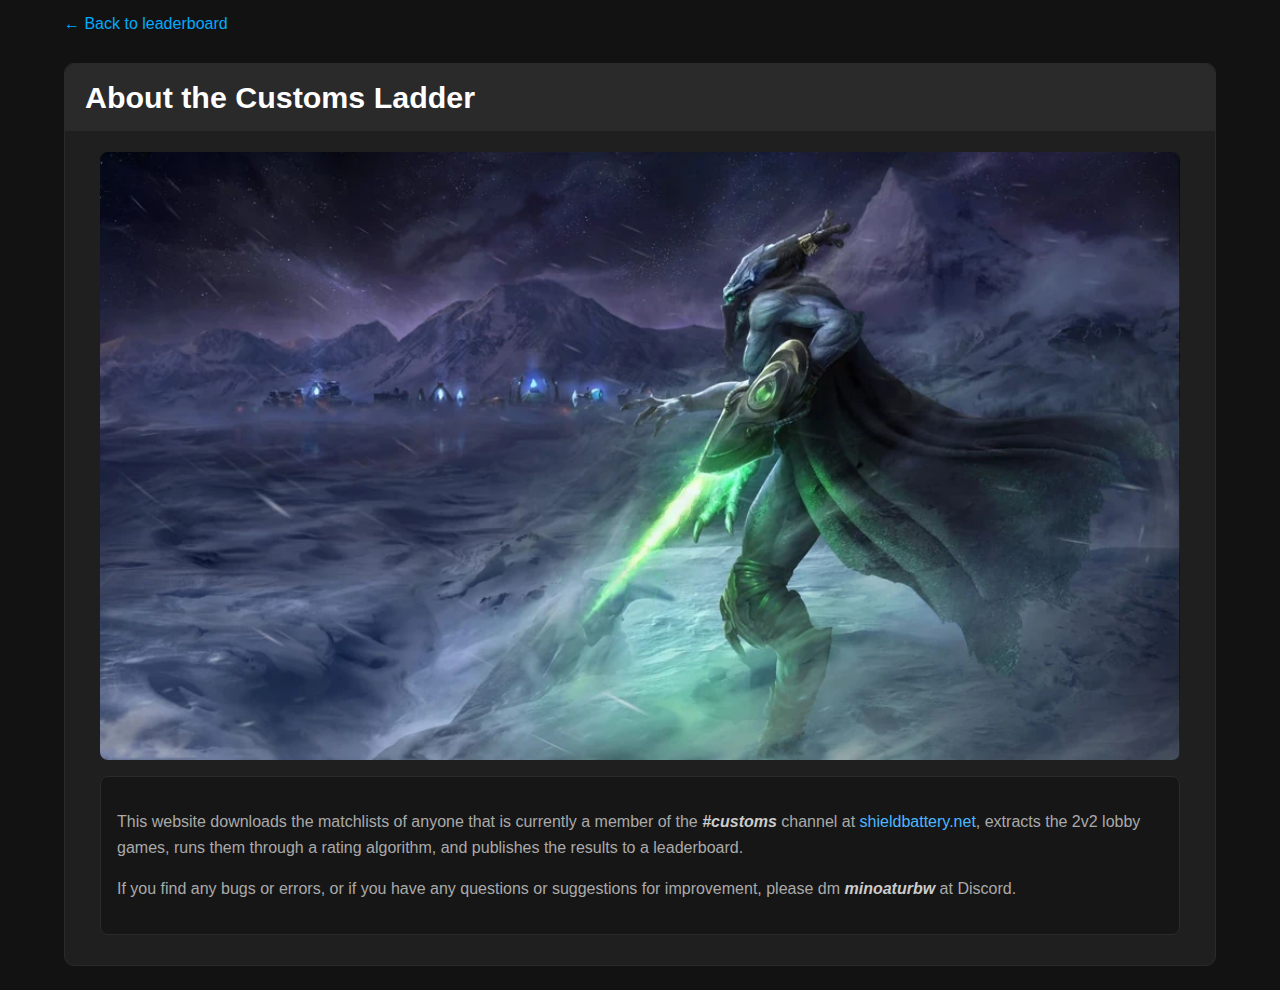
<file: about.html>
<!DOCTYPE html>
<html lang="en">
<head>
  <meta charset="UTF-8" />
  <meta name="viewport" content="width=device-width, initial-scale=1.0" />
  <title>About</title>
  <link rel="stylesheet" href="style.css" />
  <style>
    :root {
      
      --panel: #1f1f1f;
      --panel-3: #2a2a2a;
      --border: #2a2a2a;
      --text: #ccc;
      --muted: #aaa;
      --accent: #89CFF0;
    }

    body {
      
      padding: 0 180px; 
    }

    #topp-boks {
      margin: 30px 0 24px;
      padding: 30px 35px;
      background-color: var(--panel);
      border-radius: 10px;
      border: 1px solid var(--border);
      color: var(--text);
    }

    .topp-boks-div {
      background-color: var(--panel-3);
      padding: 16px 20px;
      margin: -30px -35px 20px -35px;
      border-top-left-radius: 10px; 
      border-top-right-radius: 10px; 
      border-bottom: 1px solid #1f1f1f;
    }

    #overskrift {
      font-size: 1.9em;
      color: #fff;
      font-weight: 700;
      margin: 0;
    }

    .overview-grid {
      display: grid;
      grid-template-columns: 1fr 2fr;
      gap: 30px;
      align-items: start;
      padding-top: 8px;
      margin-bottom: 40px;
    }

    .overview-info,
    .overview-chart {
      background-color: #161616;
      border: 1px solid var(--border);
      border-radius: 8px;
      padding: 16px;
    }




.about-content {
  display: flex;
  gap: 16px; 
  align-items: stretch; 
}






.about-content img {
  flex: 0 0 70%;
  width: 70%;
  max-width: none;           
  border-radius: 8px;
  height: auto;
}


.about-text {
  flex: 1;                   
  background-color: #161616;
  border: 1px solid var(--border);
  border-radius: 8px;
  padding: 16px;
  box-sizing: border-box;
}








    /* ------------------------------------------ */






@media (max-width: 1380px) {
  .about-content {
    flex-direction: column;
    align-items: stretch;    
  }

  .about-content img {
    flex: none;              
    width: 100%;
    max-width: 100%;
  }

  .about-text {
    flex: none;              
    width: 100%;
  }
}







@media (max-width: 1600px) {
body {


padding: 0 5%; 

}
}





p {
    line-height: 1.6; 
    margin-bottom: 1em; 
    color: var(--muted); 
}


a:hover {
    text-decoration: underline;
}


.workinprogress {
  
  color: #ccc;
  font-weight: bold;
  font-style: italic;

}



  </style>
</head>
<body>
  <a href="index.html" class="back-link">← Back to leaderboard</a>

  <section id="topp-boks">
    <div class="topp-boks-div">
      <h2 id = "overskrift">About the Customs Ladder</h2>
    </div>
    
    <div class="about-content">
      <img src="assets/twilight.webp" alt="twilight.webp">
      
      <div class="about-text">
        <p> This website downloads the matchlists of anyone that is currently a member of the <span class="workinprogress">#customs</span> channel at <a href="http://www.shieldbattery.net">shieldbattery.net</a>, extracts the 2v2 lobby games, runs them through a rating algorithm, and publishes the results to a leaderboard.</p>
        <p>If you find any bugs or errors, or if you have any questions or suggestions for improvement, please dm <span class="workinprogress">minoaturbw</span> at Discord.</p>
        

</div>
    </div>

  </section>


</body>
</html>
</file>
<file: style.css>
body {
  font-family: Arial, sans-serif;
  background-color: #121212;

  text-align: left;
  margin: 0;
  padding: 0;
  -webkit-font-smoothing:antialiased;
  -moz-osx-font-smoothing:grayscale;

}

header {
  position: relative;

}


.about-link {
  position: absolute;
  top: 15px;
  right: 20px;
  color: #4db8ff;

  text-decoration: none;
  font-size: 16px;
}
.about-link:hover {
  text-decoration: underline;
}

h1 {
  margin-top: 10px;
  margin-bottom: 20px;
  font-size: 2em;
  color: white;
}

#last-updated {
  color: #ccc;
  font-size: 0.9em;
}


th, td {
  border-bottom: 0px solid #444;
  padding: 10px 12px;
  text-align: center;
}

th {
  background-color: #222;
  font-weight: bold;
}

a {
  color: #4db8ff;
  
  text-decoration: none;
}
a:visited {
  color: #4db8ff;

}


.play-link {
  color: #4db8ff;

  font-size: 1.1em;
  text-decoration: none;
}
.play-link:hover {
  text-decoration: underline;
}


a.link {
    color: #0af;

    
    
    margin: 15px 0; 
    
    width: auto;
    
    text-decoration: none;
    
    
}



a.link:hover { text-decoration: underline; }


.link-wrapper {
    
    display: flex; 
    
    justify-content: flex-end; 
    
    gap: 15px; 
}




a.back-link {
  color: #0af;
  
  display: block; 
  
  width: fit-content; 
  
  margin: 15px 0 15px 0px; 
  text-decoration: none;
  


}
a.back-link:hover { text-decoration: underline; }
</file>
